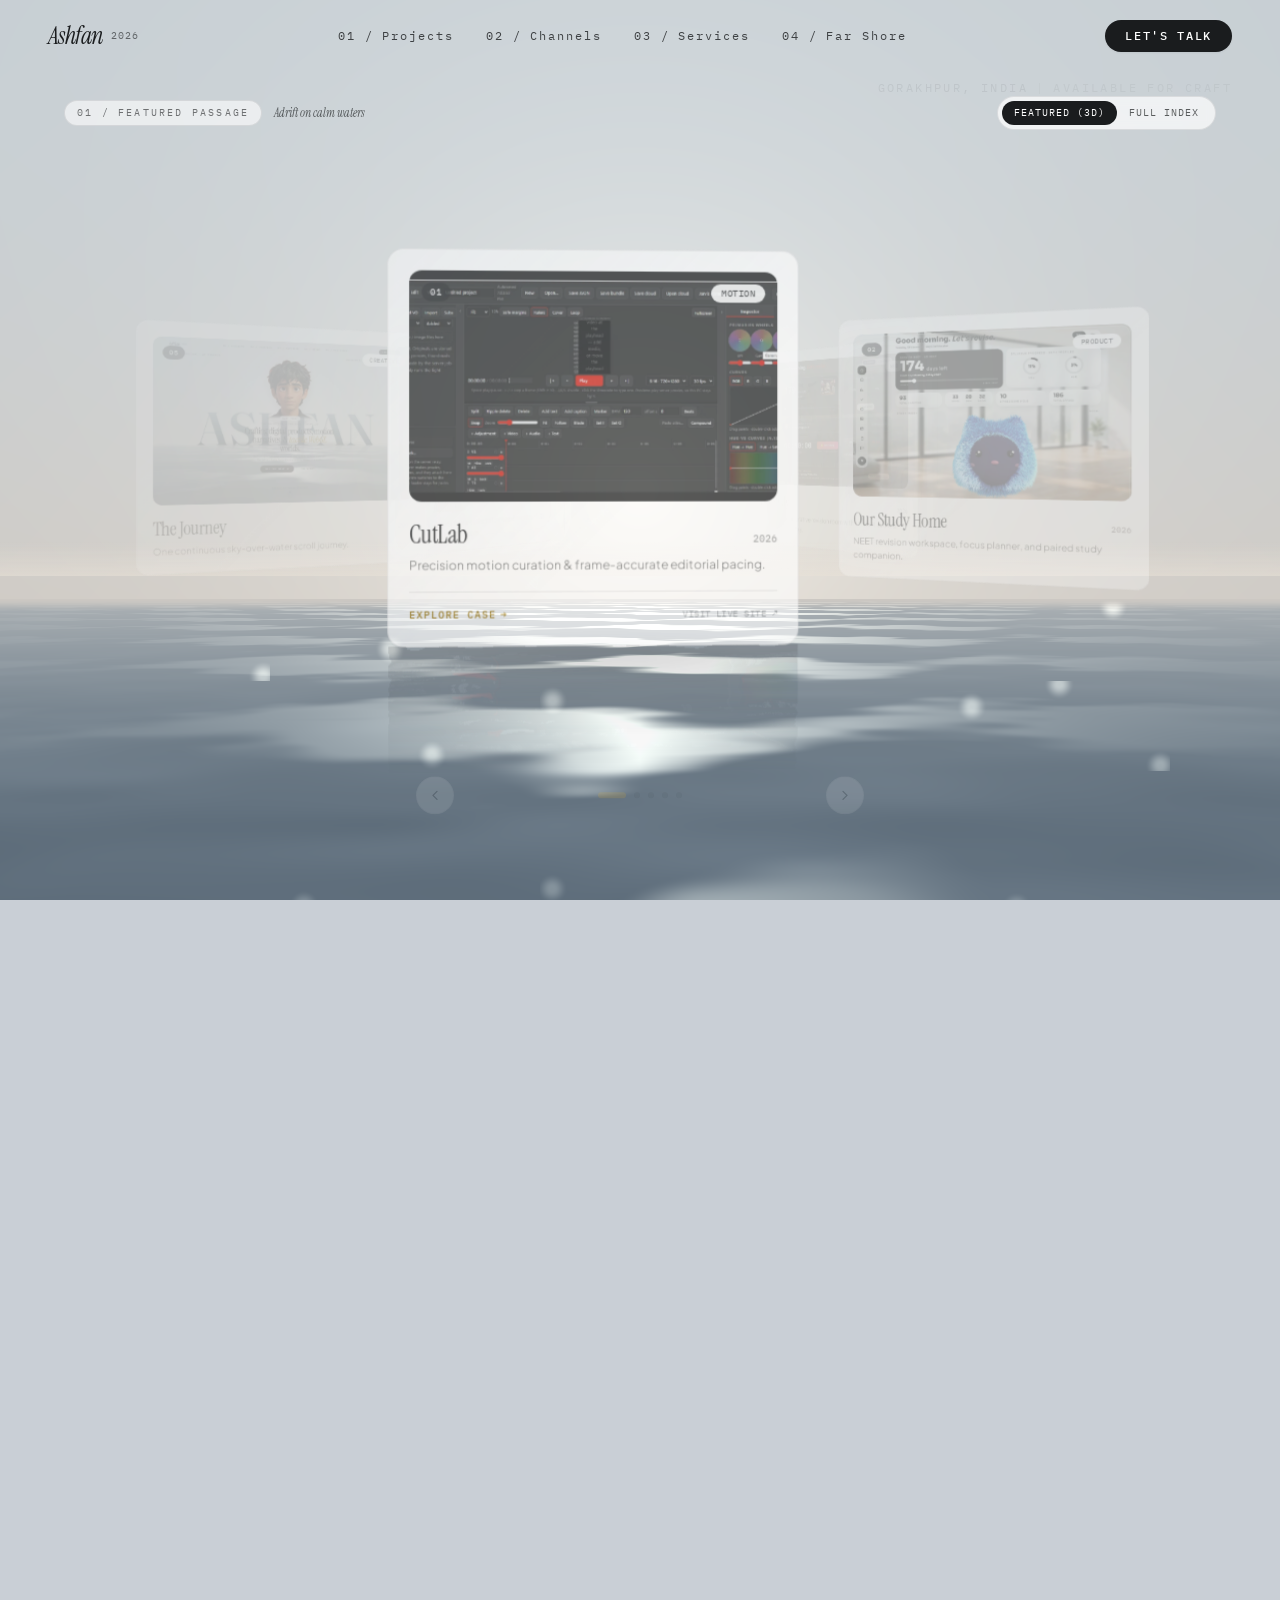
<file: index.html>
<!doctype html>
<html lang="en">
  <head>
    <meta charset="UTF-8" />
    <link rel="icon" type="image/svg+xml" href="data:image/svg+xml,<svg xmlns='http://www.w3.org/2000/svg' viewBox='0 0 100 100'><text y='.9em' font-size='90'>✦</text></svg>" />
    <meta name="viewport" content="width=device-width, initial-scale=1.0" />
    <title>Ashfan — The Journey</title>
    <!-- Self-hosted fonts (public/fonts): zero external font requests.
         The display face and the hero poster are preloaded so first
         paint is already in the right type. -->
    <link rel="preload" as="font" type="font/woff2" href="./fonts/instrument-serif-400.woff2" crossorigin>
    <link rel="preload" as="image" href="./assets/hero-poster2.webp">
    <script type="module" crossorigin src="./assets/index-XYU-4RIM.js"></script>
    <link rel="stylesheet" crossorigin href="./assets/index-CLzwPR1_.css">
  </head>
  <body class="bg-[#C9CFD6] text-[#1A1C1E] selection:bg-[#F5B81E] selection:text-[#1A1C1E] antialiased overflow-x-hidden">
    <div id="root"></div>
  </body>
</html>
</file>
<file: assets/index-CLzwPR1_.css>
*,:before,:after{--tw-border-spacing-x: 0;--tw-border-spacing-y: 0;--tw-translate-x: 0;--tw-translate-y: 0;--tw-rotate: 0;--tw-skew-x: 0;--tw-skew-y: 0;--tw-scale-x: 1;--tw-scale-y: 1;--tw-pan-x: ;--tw-pan-y: ;--tw-pinch-zoom: ;--tw-scroll-snap-strictness: proximity;--tw-gradient-from-position: ;--tw-gradient-via-position: ;--tw-gradient-to-position: ;--tw-ordinal: ;--tw-slashed-zero: ;--tw-numeric-figure: ;--tw-numeric-spacing: ;--tw-numeric-fraction: ;--tw-ring-inset: ;--tw-ring-offset-width: 0px;--tw-ring-offset-color: #fff;--tw-ring-color: rgb(59 130 246 / .5);--tw-ring-offset-shadow: 0 0 #0000;--tw-ring-shadow: 0 0 #0000;--tw-shadow: 0 0 #0000;--tw-shadow-colored: 0 0 #0000;--tw-blur: ;--tw-brightness: ;--tw-contrast: ;--tw-grayscale: ;--tw-hue-rotate: ;--tw-invert: ;--tw-saturate: ;--tw-sepia: ;--tw-drop-shadow: ;--tw-backdrop-blur: ;--tw-backdrop-brightness: ;--tw-backdrop-contrast: ;--tw-backdrop-grayscale: ;--tw-backdrop-hue-rotate: ;--tw-backdrop-invert: ;--tw-backdrop-opacity: ;--tw-backdrop-saturate: ;--tw-backdrop-sepia: ;--tw-contain-size: ;--tw-contain-layout: ;--tw-contain-paint: ;--tw-contain-style: }::backdrop{--tw-border-spacing-x: 0;--tw-border-spacing-y: 0;--tw-translate-x: 0;--tw-translate-y: 0;--tw-rotate: 0;--tw-skew-x: 0;--tw-skew-y: 0;--tw-scale-x: 1;--tw-scale-y: 1;--tw-pan-x: ;--tw-pan-y: ;--tw-pinch-zoom: ;--tw-scroll-snap-strictness: proximity;--tw-gradient-from-position: ;--tw-gradient-via-position: ;--tw-gradient-to-position: ;--tw-ordinal: ;--tw-slashed-zero: ;--tw-numeric-figure: ;--tw-numeric-spacing: ;--tw-numeric-fraction: ;--tw-ring-inset: ;--tw-ring-offset-width: 0px;--tw-ring-offset-color: #fff;--tw-ring-color: rgb(59 130 246 / .5);--tw-ring-offset-shadow: 0 0 #0000;--tw-ring-shadow: 0 0 #0000;--tw-shadow: 0 0 #0000;--tw-shadow-colored: 0 0 #0000;--tw-blur: ;--tw-brightness: ;--tw-contrast: ;--tw-grayscale: ;--tw-hue-rotate: ;--tw-invert: ;--tw-saturate: ;--tw-sepia: ;--tw-drop-shadow: ;--tw-backdrop-blur: ;--tw-backdrop-brightness: ;--tw-backdrop-contrast: ;--tw-backdrop-grayscale: ;--tw-backdrop-hue-rotate: ;--tw-backdrop-invert: ;--tw-backdrop-opacity: ;--tw-backdrop-saturate: ;--tw-backdrop-sepia: ;--tw-contain-size: ;--tw-contain-layout: ;--tw-contain-paint: ;--tw-contain-style: }*,:before,:after{box-sizing:border-box;border-width:0;border-style:solid;border-color:#e5e7eb}:before,:after{--tw-content: ""}html,:host{line-height:1.5;-webkit-text-size-adjust:100%;-moz-tab-size:4;-o-tab-size:4;tab-size:4;font-family:Plus Jakarta Sans,system-ui,-apple-system,sans-serif;font-feature-settings:normal;font-variation-settings:normal;-webkit-tap-highlight-color:transparent}body{margin:0;line-height:inherit}hr{height:0;color:inherit;border-top-width:1px}abbr:where([title]){-webkit-text-decoration:underline dotted;text-decoration:underline dotted}h1,h2,h3,h4,h5,h6{font-size:inherit;font-weight:inherit}a{color:inherit;text-decoration:inherit}b,strong{font-weight:bolder}code,kbd,samp,pre{font-family:IBM Plex Mono,ui-monospace,SFMono-Regular,monospace;font-feature-settings:normal;font-variation-settings:normal;font-size:1em}small{font-size:80%}sub,sup{font-size:75%;line-height:0;position:relative;vertical-align:baseline}sub{bottom:-.25em}sup{top:-.5em}table{text-indent:0;border-color:inherit;border-collapse:collapse}button,input,optgroup,select,textarea{font-family:inherit;font-feature-settings:inherit;font-variation-settings:inherit;font-size:100%;font-weight:inherit;line-height:inherit;letter-spacing:inherit;color:inherit;margin:0;padding:0}button,select{text-transform:none}button,input:where([type=button]),input:where([type=reset]),input:where([type=submit]){-webkit-appearance:button;background-color:transparent;background-image:none}:-moz-focusring{outline:auto}:-moz-ui-invalid{box-shadow:none}progress{vertical-align:baseline}::-webkit-inner-spin-button,::-webkit-outer-spin-button{height:auto}[type=search]{-webkit-appearance:textfield;outline-offset:-2px}::-webkit-search-decoration{-webkit-appearance:none}::-webkit-file-upload-button{-webkit-appearance:button;font:inherit}summary{display:list-item}blockquote,dl,dd,h1,h2,h3,h4,h5,h6,hr,figure,p,pre{margin:0}fieldset{margin:0;padding:0}legend{padding:0}ol,ul,menu{list-style:none;margin:0;padding:0}dialog{padding:0}textarea{resize:vertical}input::-moz-placeholder,textarea::-moz-placeholder{opacity:1;color:#9ca3af}input::placeholder,textarea::placeholder{opacity:1;color:#9ca3af}button,[role=button]{cursor:pointer}:disabled{cursor:default}img,svg,video,canvas,audio,iframe,embed,object{display:block;vertical-align:middle}img,video{max-width:100%;height:auto}[hidden]:where(:not([hidden=until-found])){display:none}.\!container{width:100%!important}.container{width:100%}@media(min-width:640px){.\!container{max-width:640px!important}.container{max-width:640px}}@media(min-width:768px){.\!container{max-width:768px!important}.container{max-width:768px}}@media(min-width:1024px){.\!container{max-width:1024px!important}.container{max-width:1024px}}@media(min-width:1280px){.\!container{max-width:1280px!important}.container{max-width:1280px}}@media(min-width:1536px){.\!container{max-width:1536px!important}.container{max-width:1536px}}.pointer-events-none{pointer-events:none}.pointer-events-auto{pointer-events:auto}.visible{visibility:visible}.invisible{visibility:hidden}.static{position:static}.fixed{position:fixed}.absolute{position:absolute}.relative{position:relative}.inset-0{top:0;right:0;bottom:0;left:0}.inset-x-0{left:0;right:0}.bottom-8{bottom:2rem}.left-0{left:0}.left-1\/2{left:50%}.left-2{left:.5rem}.left-3{left:.75rem}.left-\[9\%\]{left:9%}.right-0{right:0}.right-3{right:.75rem}.right-4{right:1rem}.top-0{top:0}.top-2{top:.5rem}.top-20{top:5rem}.top-3{top:.75rem}.top-\[68px\]{top:68px}.z-0{z-index:0}.z-10{z-index:10}.z-20{z-index:20}.z-30{z-index:30}.z-40{z-index:40}.z-50{z-index:50}.z-\[15\]{z-index:15}.col-start-2{grid-column-start:2}.-mx-1{margin-left:-.25rem;margin-right:-.25rem}.mx-auto{margin-left:auto;margin-right:auto}.my-auto{margin-top:auto;margin-bottom:auto}.mb-1{margin-bottom:.25rem}.mb-2{margin-bottom:.5rem}.mb-4{margin-bottom:1rem}.ml-auto{margin-left:auto}.mt-0\.5{margin-top:.125rem}.mt-1{margin-top:.25rem}.mt-1\.5{margin-top:.375rem}.mt-2{margin-top:.5rem}.mt-2\.5{margin-top:.625rem}.mt-3{margin-top:.75rem}.mt-4{margin-top:1rem}.mt-5{margin-top:1.25rem}.mt-6{margin-top:1.5rem}.line-clamp-2{overflow:hidden;display:-webkit-box;-webkit-box-orient:vertical;-webkit-line-clamp:2}.block{display:block}.inline-block{display:inline-block}.flex{display:flex}.table{display:table}.grid{display:grid}.hidden{display:none}.aspect-\[16\/10\]{aspect-ratio:16/10}.aspect-\[16\/3\.4\]{aspect-ratio:16/3.4}.aspect-\[21\/9\]{aspect-ratio:21/9}.aspect-video{aspect-ratio:16 / 9}.h-0{height:0px}.h-1\.5{height:.375rem}.h-2{height:.5rem}.h-28{height:7rem}.h-3{height:.75rem}.h-3\.5{height:.875rem}.h-36{height:9rem}.h-4{height:1rem}.h-44{height:11rem}.h-5{height:1.25rem}.h-6{height:1.5rem}.h-7{height:1.75rem}.h-\[103px\]{height:103px}.h-\[22px\]{height:22px}.h-\[24px\]{height:24px}.h-\[26px\]{height:26px}.h-\[38px\]{height:38px}.h-\[460px\]{height:460px}.h-full{height:100%}.h-px{height:1px}.max-h-\[90dvh\]{max-height:90dvh}.min-h-\[1150vh\]{min-height:1150vh}.w-1\.5{width:.375rem}.w-2{width:.5rem}.w-3{width:.75rem}.w-3\.5{width:.875rem}.w-32{width:8rem}.w-4{width:1rem}.w-44{width:11rem}.w-5{width:1.25rem}.w-6{width:1.5rem}.w-7{width:1.75rem}.w-\[120\%\]{width:120%}.w-\[68\%\]{width:68%}.w-\[78vw\]{width:78vw}.w-\[82\%\]{width:82%}.w-\[82vw\]{width:82vw}.w-auto{width:auto}.w-full{width:100%}.w-px{width:1px}.min-w-0{min-width:0px}.max-w-3xl{max-width:48rem}.max-w-4xl{max-width:56rem}.max-w-5xl{max-width:64rem}.max-w-6xl{max-width:72rem}.max-w-7xl{max-width:80rem}.max-w-\[280px\]{max-width:280px}.max-w-\[320px\]{max-width:320px}.max-w-md{max-width:28rem}.max-w-none{max-width:none}.max-w-xl{max-width:36rem}.flex-1{flex:1 1 0%}.flex-none{flex:none}.flex-shrink-0,.shrink-0{flex-shrink:0}.origin-bottom{transform-origin:bottom}.-translate-x-1\/2{--tw-translate-x: -50%;transform:translate(var(--tw-translate-x),var(--tw-translate-y)) rotate(var(--tw-rotate)) skew(var(--tw-skew-x)) skewY(var(--tw-skew-y)) scaleX(var(--tw-scale-x)) scaleY(var(--tw-scale-y))}.-translate-y-1\/2{--tw-translate-y: -50%;transform:translate(var(--tw-translate-x),var(--tw-translate-y)) rotate(var(--tw-rotate)) skew(var(--tw-skew-x)) skewY(var(--tw-skew-y)) scaleX(var(--tw-scale-x)) scaleY(var(--tw-scale-y))}.scale-95{--tw-scale-x: .95;--tw-scale-y: .95;transform:translate(var(--tw-translate-x),var(--tw-translate-y)) rotate(var(--tw-rotate)) skew(var(--tw-skew-x)) skewY(var(--tw-skew-y)) scaleX(var(--tw-scale-x)) scaleY(var(--tw-scale-y))}.scale-\[1\.28\]{--tw-scale-x: 1.28;--tw-scale-y: 1.28;transform:translate(var(--tw-translate-x),var(--tw-translate-y)) rotate(var(--tw-rotate)) skew(var(--tw-skew-x)) skewY(var(--tw-skew-y)) scaleX(var(--tw-scale-x)) scaleY(var(--tw-scale-y))}.scale-x-125{--tw-scale-x: 1.25;transform:translate(var(--tw-translate-x),var(--tw-translate-y)) rotate(var(--tw-rotate)) skew(var(--tw-skew-x)) skewY(var(--tw-skew-y)) scaleX(var(--tw-scale-x)) scaleY(var(--tw-scale-y))}.transform{transform:translate(var(--tw-translate-x),var(--tw-translate-y)) rotate(var(--tw-rotate)) skew(var(--tw-skew-x)) skewY(var(--tw-skew-y)) scaleX(var(--tw-scale-x)) scaleY(var(--tw-scale-y))}@keyframes pulse{50%{opacity:.5}}.animate-pulse{animation:pulse 2s cubic-bezier(.4,0,.6,1) infinite}@keyframes ripple{0%{transform:scale(.8);opacity:.6}to{transform:scale(2.2);opacity:0}}.animate-ripple{animation:ripple 3s cubic-bezier(0,.2,.8,1) infinite}.cursor-grab{cursor:grab}.cursor-pointer{cursor:pointer}.select-none{-webkit-user-select:none;-moz-user-select:none;user-select:none}.resize{resize:both}.snap-x{scroll-snap-type:x var(--tw-scroll-snap-strictness)}.snap-mandatory{--tw-scroll-snap-strictness: mandatory}.snap-start{scroll-snap-align:start}.snap-center{scroll-snap-align:center}.grid-cols-1{grid-template-columns:repeat(1,minmax(0,1fr))}.grid-cols-\[auto_1fr\]{grid-template-columns:auto 1fr}.flex-row{flex-direction:row}.flex-col{flex-direction:column}.flex-wrap{flex-wrap:wrap}.items-start{align-items:flex-start}.items-end{align-items:flex-end}.items-center{align-items:center}.items-baseline{align-items:baseline}.justify-end{justify-content:flex-end}.justify-center{justify-content:center}.justify-between{justify-content:space-between}.gap-1\.5{gap:.375rem}.gap-2{gap:.5rem}.gap-2\.5{gap:.625rem}.gap-3{gap:.75rem}.gap-4{gap:1rem}.gap-5{gap:1.25rem}.gap-8{gap:2rem}.gap-x-5{-moz-column-gap:1.25rem;column-gap:1.25rem}.gap-y-1{row-gap:.25rem}.gap-y-2\.5{row-gap:.625rem}.space-x-1>:not([hidden])~:not([hidden]){--tw-space-x-reverse: 0;margin-right:calc(.25rem * var(--tw-space-x-reverse));margin-left:calc(.25rem * calc(1 - var(--tw-space-x-reverse)))}.space-x-1\.5>:not([hidden])~:not([hidden]){--tw-space-x-reverse: 0;margin-right:calc(.375rem * var(--tw-space-x-reverse));margin-left:calc(.375rem * calc(1 - var(--tw-space-x-reverse)))}.space-x-2>:not([hidden])~:not([hidden]){--tw-space-x-reverse: 0;margin-right:calc(.5rem * var(--tw-space-x-reverse));margin-left:calc(.5rem * calc(1 - var(--tw-space-x-reverse)))}.space-x-2\.5>:not([hidden])~:not([hidden]){--tw-space-x-reverse: 0;margin-right:calc(.625rem * var(--tw-space-x-reverse));margin-left:calc(.625rem * calc(1 - var(--tw-space-x-reverse)))}.space-x-3>:not([hidden])~:not([hidden]){--tw-space-x-reverse: 0;margin-right:calc(.75rem * var(--tw-space-x-reverse));margin-left:calc(.75rem * calc(1 - var(--tw-space-x-reverse)))}.space-x-6>:not([hidden])~:not([hidden]){--tw-space-x-reverse: 0;margin-right:calc(1.5rem * var(--tw-space-x-reverse));margin-left:calc(1.5rem * calc(1 - var(--tw-space-x-reverse)))}.space-x-8>:not([hidden])~:not([hidden]){--tw-space-x-reverse: 0;margin-right:calc(2rem * var(--tw-space-x-reverse));margin-left:calc(2rem * calc(1 - var(--tw-space-x-reverse)))}.space-y-2>:not([hidden])~:not([hidden]){--tw-space-y-reverse: 0;margin-top:calc(.5rem * calc(1 - var(--tw-space-y-reverse)));margin-bottom:calc(.5rem * var(--tw-space-y-reverse))}.space-y-4>:not([hidden])~:not([hidden]){--tw-space-y-reverse: 0;margin-top:calc(1rem * calc(1 - var(--tw-space-y-reverse)));margin-bottom:calc(1rem * var(--tw-space-y-reverse))}.space-y-6>:not([hidden])~:not([hidden]){--tw-space-y-reverse: 0;margin-top:calc(1.5rem * calc(1 - var(--tw-space-y-reverse)));margin-bottom:calc(1.5rem * var(--tw-space-y-reverse))}.space-y-8>:not([hidden])~:not([hidden]){--tw-space-y-reverse: 0;margin-top:calc(2rem * calc(1 - var(--tw-space-y-reverse)));margin-bottom:calc(2rem * var(--tw-space-y-reverse))}.divide-y>:not([hidden])~:not([hidden]){--tw-divide-y-reverse: 0;border-top-width:calc(1px * calc(1 - var(--tw-divide-y-reverse)));border-bottom-width:calc(1px * var(--tw-divide-y-reverse))}.divide-white\/10>:not([hidden])~:not([hidden]){border-color:#ffffff1a}.overflow-hidden{overflow:hidden}.overflow-x-auto{overflow-x:auto}.overflow-y-auto{overflow-y:auto}.overflow-x-hidden{overflow-x:hidden}.overscroll-x-contain{overscroll-behavior-x:contain}.truncate{overflow:hidden;text-overflow:ellipsis;white-space:nowrap}.whitespace-nowrap{white-space:nowrap}.rounded{border-radius:.25rem}.rounded-2xl{border-radius:1rem}.rounded-3xl{border-radius:1.5rem}.rounded-\[100\%\]{border-radius:100%}.rounded-\[10px\]{border-radius:10px}.rounded-\[18px\]{border-radius:18px}.rounded-\[22px\]{border-radius:22px}.rounded-full{border-radius:9999px}.rounded-md{border-radius:.375rem}.rounded-sm{border-radius:.125rem}.rounded-xl{border-radius:.75rem}.rounded-b-2xl{border-bottom-right-radius:1rem;border-bottom-left-radius:1rem}.border{border-width:1px}.border-b{border-bottom-width:1px}.border-t{border-top-width:1px}.border-\[\#10181F\]\/10{border-color:#10181f1a}.border-\[\#1A1C1E\]\/10{border-color:#1a1c1e1a}.border-\[\#1A1C1E\]\/5{border-color:#1a1c1e0d}.border-white\/10{border-color:#ffffff1a}.border-white\/15{border-color:#ffffff26}.border-white\/20{border-color:#fff3}.border-white\/40{border-color:#fff6}.bg-\[\#0A0A0C\]\/15{background-color:#0a0a0c26}.bg-\[\#0A0A0C\]\/65{background-color:#0a0a0ca6}.bg-\[\#0A0A0C\]\/90{background-color:#0a0a0ce6}.bg-\[\#121316\]\/95{background-color:#121316f2}.bg-\[\#1A1C1E\]{--tw-bg-opacity: 1;background-color:rgb(26 28 30 / var(--tw-bg-opacity, 1))}.bg-\[\#1A1C1E\]\/10{background-color:#1a1c1e1a}.bg-\[\#1A1C1E\]\/30{background-color:#1a1c1e4d}.bg-\[\#1A1C1E\]\/5{background-color:#1a1c1e0d}.bg-\[\#1A1C1E\]\/80{background-color:#1a1c1ecc}.bg-\[\#C9CFD6\]{--tw-bg-opacity: 1;background-color:rgb(201 207 214 / var(--tw-bg-opacity, 1))}.bg-\[\#F5B81E\]{--tw-bg-opacity: 1;background-color:rgb(245 184 30 / var(--tw-bg-opacity, 1))}.bg-\[\#F7F8FA\]{--tw-bg-opacity: 1;background-color:rgb(247 248 250 / var(--tw-bg-opacity, 1))}.bg-black\/40{background-color:#0006}.bg-black\/70{background-color:#000000b3}.bg-white\/20{background-color:#fff3}.bg-white\/5{background-color:#ffffff0d}.bg-white\/60{background-color:#fff9}.bg-white\/70{background-color:#ffffffb3}.bg-white\/80{background-color:#fffc}.bg-white\/90{background-color:#ffffffe6}.bg-white\/95{background-color:#fffffff2}.bg-gradient-to-b{background-image:linear-gradient(to bottom,var(--tw-gradient-stops))}.bg-gradient-to-r{background-image:linear-gradient(to right,var(--tw-gradient-stops))}.bg-gradient-to-t{background-image:linear-gradient(to top,var(--tw-gradient-stops))}.from-\[\#1A1C1E\]\/45{--tw-gradient-from: rgb(26 28 30 / .45) var(--tw-gradient-from-position);--tw-gradient-to: rgb(26 28 30 / 0) var(--tw-gradient-to-position);--tw-gradient-stops: var(--tw-gradient-from), var(--tw-gradient-to)}.from-\[\#96A8B4\]{--tw-gradient-from: #96A8B4 var(--tw-gradient-from-position);--tw-gradient-to: rgb(150 168 180 / 0) var(--tw-gradient-to-position);--tw-gradient-stops: var(--tw-gradient-from), var(--tw-gradient-to)}.from-\[\#F5B81E\]{--tw-gradient-from: #F5B81E var(--tw-gradient-from-position);--tw-gradient-to: rgb(245 184 30 / 0) var(--tw-gradient-to-position);--tw-gradient-stops: var(--tw-gradient-from), var(--tw-gradient-to)}.from-\[\#FDE68A\]{--tw-gradient-from: #FDE68A var(--tw-gradient-from-position);--tw-gradient-to: rgb(253 230 138 / 0) var(--tw-gradient-to-position);--tw-gradient-stops: var(--tw-gradient-from), var(--tw-gradient-to)}.from-black\/60{--tw-gradient-from: rgb(0 0 0 / .6) var(--tw-gradient-from-position);--tw-gradient-to: rgb(0 0 0 / 0) var(--tw-gradient-to-position);--tw-gradient-stops: var(--tw-gradient-from), var(--tw-gradient-to)}.via-\[\#687B88\]{--tw-gradient-to: rgb(104 123 136 / 0) var(--tw-gradient-to-position);--tw-gradient-stops: var(--tw-gradient-from), #687B88 var(--tw-gradient-via-position), var(--tw-gradient-to)}.via-transparent{--tw-gradient-to: rgb(0 0 0 / 0) var(--tw-gradient-to-position);--tw-gradient-stops: var(--tw-gradient-from), transparent var(--tw-gradient-via-position), var(--tw-gradient-to)}.to-\[\#1A1C1E\]\/10{--tw-gradient-to: rgb(26 28 30 / .1) var(--tw-gradient-to-position)}.to-\[\#3C4C57\]{--tw-gradient-to: #3C4C57 var(--tw-gradient-to-position)}.to-\[\#FDE68A\]{--tw-gradient-to: #FDE68A var(--tw-gradient-to-position)}.to-\[\#FFF3C4\]{--tw-gradient-to: #FFF3C4 var(--tw-gradient-to-position)}.to-transparent{--tw-gradient-to: transparent var(--tw-gradient-to-position)}.bg-clip-text{-webkit-background-clip:text;background-clip:text}.object-contain{-o-object-fit:contain;object-fit:contain}.object-cover{-o-object-fit:cover;object-fit:cover}.p-1{padding:.25rem}.p-1\.5{padding:.375rem}.p-2\.5{padding:.625rem}.p-3{padding:.75rem}.p-4{padding:1rem}.p-5{padding:1.25rem}.p-6{padding:1.5rem}.px-1{padding-left:.25rem;padding-right:.25rem}.px-2{padding-left:.5rem;padding-right:.5rem}.px-2\.5{padding-left:.625rem;padding-right:.625rem}.px-3{padding-left:.75rem;padding-right:.75rem}.px-4{padding-left:1rem;padding-right:1rem}.px-5{padding-left:1.25rem;padding-right:1.25rem}.px-6{padding-left:1.5rem;padding-right:1.5rem}.px-7{padding-left:1.75rem;padding-right:1.75rem}.px-8{padding-left:2rem;padding-right:2rem}.py-0\.5{padding-top:.125rem;padding-bottom:.125rem}.py-1{padding-top:.25rem;padding-bottom:.25rem}.py-1\.5{padding-top:.375rem;padding-bottom:.375rem}.py-2{padding-top:.5rem;padding-bottom:.5rem}.py-2\.5{padding-top:.625rem;padding-bottom:.625rem}.py-20{padding-top:5rem;padding-bottom:5rem}.py-3{padding-top:.75rem;padding-bottom:.75rem}.py-3\.5{padding-top:.875rem;padding-bottom:.875rem}.py-4{padding-top:1rem;padding-bottom:1rem}.py-5{padding-top:1.25rem;padding-bottom:1.25rem}.py-6{padding-top:1.5rem;padding-bottom:1.5rem}.py-7{padding-top:1.75rem;padding-bottom:1.75rem}.pb-1{padding-bottom:.25rem}.pb-2{padding-bottom:.5rem}.pb-4{padding-bottom:1rem}.pb-8{padding-bottom:2rem}.pb-\[10px\]{padding-bottom:10px}.pt-2\.5{padding-top:.625rem}.pt-3{padding-top:.75rem}.pt-4{padding-top:1rem}.pt-5{padding-top:1.25rem}.pt-6{padding-top:1.5rem}.pt-8{padding-top:2rem}.text-left{text-align:left}.text-center{text-align:center}.font-mono{font-family:IBM Plex Mono,ui-monospace,SFMono-Regular,monospace}.font-rock{font-family:Fraunces,Georgia,serif}.font-sans{font-family:Plus Jakarta Sans,system-ui,-apple-system,sans-serif}.font-serif{font-family:"Instrument Serif",Georgia,serif}.text-2xl{font-size:1.5rem;line-height:2rem}.text-3xl{font-size:1.875rem;line-height:2.25rem}.text-5xl{font-size:3rem;line-height:1}.text-\[10px\]{font-size:10px}.text-\[11px\]{font-size:11px}.text-\[22px\]{font-size:22px}.text-\[9px\]{font-size:9px}.text-base{font-size:1rem;line-height:1.5rem}.text-sm{font-size:.875rem;line-height:1.25rem}.text-xl{font-size:1.25rem;line-height:1.75rem}.text-xs{font-size:.75rem;line-height:1rem}.font-light{font-weight:300}.font-medium{font-weight:500}.font-normal{font-weight:400}.font-semibold{font-weight:600}.uppercase{text-transform:uppercase}.italic{font-style:italic}.tabular-nums{--tw-numeric-spacing: tabular-nums;font-variant-numeric:var(--tw-ordinal) var(--tw-slashed-zero) var(--tw-numeric-figure) var(--tw-numeric-spacing) var(--tw-numeric-fraction)}.leading-\[0\.78\]{line-height:.78}.leading-\[1\.08\]{line-height:1.08}.leading-none{line-height:1}.leading-relaxed{line-height:1.625}.leading-snug{line-height:1.375}.leading-tight{line-height:1.25}.tracking-\[0\.03em\]{letter-spacing:.03em}.tracking-\[0\.16em\]{letter-spacing:.16em}.tracking-\[0\.18em\]{letter-spacing:.18em}.tracking-\[0\.22em\]{letter-spacing:.22em}.tracking-\[0\.25em\]{letter-spacing:.25em}.tracking-\[0\.2em\]{letter-spacing:.2em}.tracking-\[0\.3em\]{letter-spacing:.3em}.tracking-tight{letter-spacing:-.025em}.tracking-wider{letter-spacing:.05em}.tracking-widest{letter-spacing:.1em}.text-\[\#0A0A0C\]{--tw-text-opacity: 1;color:rgb(10 10 12 / var(--tw-text-opacity, 1))}.text-\[\#10181F\]{--tw-text-opacity: 1;color:rgb(16 24 31 / var(--tw-text-opacity, 1))}.text-\[\#10181F\]\/60{color:#10181f99}.text-\[\#10181F\]\/70{color:#10181fb3}.text-\[\#1A1C1E\]{--tw-text-opacity: 1;color:rgb(26 28 30 / var(--tw-text-opacity, 1))}.text-\[\#1A1C1E\]\/20{color:#1a1c1e33}.text-\[\#1A1C1E\]\/30{color:#1a1c1e4d}.text-\[\#1A1C1E\]\/40{color:#1a1c1e66}.text-\[\#1A1C1E\]\/45{color:#1a1c1e73}.text-\[\#1A1C1E\]\/50{color:#1a1c1e80}.text-\[\#1A1C1E\]\/55{color:#1a1c1e8c}.text-\[\#1A1C1E\]\/60{color:#1a1c1e99}.text-\[\#1A1C1E\]\/70{color:#1a1c1eb3}.text-\[\#1A1C1E\]\/75{color:#1a1c1ebf}.text-\[\#1A1C1E\]\/80{color:#1a1c1ecc}.text-\[\#9A7208\]{--tw-text-opacity: 1;color:rgb(154 114 8 / var(--tw-text-opacity, 1))}.text-\[\#EDF2F5\]{--tw-text-opacity: 1;color:rgb(237 242 245 / var(--tw-text-opacity, 1))}.text-\[\#F5B81E\]{--tw-text-opacity: 1;color:rgb(245 184 30 / var(--tw-text-opacity, 1))}.text-current{color:currentColor}.text-transparent{color:transparent}.text-white{--tw-text-opacity: 1;color:rgb(255 255 255 / var(--tw-text-opacity, 1))}.text-white\/35{color:#ffffff59}.text-white\/40{color:#fff6}.text-white\/45{color:#ffffff73}.text-white\/50{color:#ffffff80}.text-white\/55{color:#ffffff8c}.text-white\/60{color:#fff9}.text-white\/70{color:#ffffffb3}.text-white\/75{color:#ffffffbf}.text-white\/85{color:#ffffffd9}.antialiased{-webkit-font-smoothing:antialiased;-moz-osx-font-smoothing:grayscale}.opacity-45{opacity:.45}.opacity-60{opacity:.6}.opacity-70{opacity:.7}.opacity-80{opacity:.8}.shadow{--tw-shadow: 0 1px 3px 0 rgb(0 0 0 / .1), 0 1px 2px -1px rgb(0 0 0 / .1);--tw-shadow-colored: 0 1px 3px 0 var(--tw-shadow-color), 0 1px 2px -1px var(--tw-shadow-color);box-shadow:var(--tw-ring-offset-shadow, 0 0 #0000),var(--tw-ring-shadow, 0 0 #0000),var(--tw-shadow)}.shadow-2xl{--tw-shadow: 0 25px 50px -12px rgb(0 0 0 / .25);--tw-shadow-colored: 0 25px 50px -12px var(--tw-shadow-color);box-shadow:var(--tw-ring-offset-shadow, 0 0 #0000),var(--tw-ring-shadow, 0 0 #0000),var(--tw-shadow)}.shadow-\[0_0_30px_rgba\(245\,184\,30\,0\.35\)\]{--tw-shadow: 0 0 30px rgba(245,184,30,.35);--tw-shadow-colored: 0 0 30px var(--tw-shadow-color);box-shadow:var(--tw-ring-offset-shadow, 0 0 #0000),var(--tw-ring-shadow, 0 0 #0000),var(--tw-shadow)}.shadow-inner{--tw-shadow: inset 0 2px 4px 0 rgb(0 0 0 / .05);--tw-shadow-colored: inset 0 2px 4px 0 var(--tw-shadow-color);box-shadow:var(--tw-ring-offset-shadow, 0 0 #0000),var(--tw-ring-shadow, 0 0 #0000),var(--tw-shadow)}.shadow-lg{--tw-shadow: 0 10px 15px -3px rgb(0 0 0 / .1), 0 4px 6px -4px rgb(0 0 0 / .1);--tw-shadow-colored: 0 10px 15px -3px var(--tw-shadow-color), 0 4px 6px -4px var(--tw-shadow-color);box-shadow:var(--tw-ring-offset-shadow, 0 0 #0000),var(--tw-ring-shadow, 0 0 #0000),var(--tw-shadow)}.shadow-md{--tw-shadow: 0 4px 6px -1px rgb(0 0 0 / .1), 0 2px 4px -2px rgb(0 0 0 / .1);--tw-shadow-colored: 0 4px 6px -1px var(--tw-shadow-color), 0 2px 4px -2px var(--tw-shadow-color);box-shadow:var(--tw-ring-offset-shadow, 0 0 #0000),var(--tw-ring-shadow, 0 0 #0000),var(--tw-shadow)}.shadow-sm{--tw-shadow: 0 1px 2px 0 rgb(0 0 0 / .05);--tw-shadow-colored: 0 1px 2px 0 var(--tw-shadow-color);box-shadow:var(--tw-ring-offset-shadow, 0 0 #0000),var(--tw-ring-shadow, 0 0 #0000),var(--tw-shadow)}.shadow-\[\#F5B81E\]\/20{--tw-shadow-color: rgb(245 184 30 / .2);--tw-shadow: var(--tw-shadow-colored)}.ring{--tw-ring-offset-shadow: var(--tw-ring-inset) 0 0 0 var(--tw-ring-offset-width) var(--tw-ring-offset-color);--tw-ring-shadow: var(--tw-ring-inset) 0 0 0 calc(3px + var(--tw-ring-offset-width)) var(--tw-ring-color);box-shadow:var(--tw-ring-offset-shadow),var(--tw-ring-shadow),var(--tw-shadow, 0 0 #0000)}.blur{--tw-blur: blur(8px);filter:var(--tw-blur) var(--tw-brightness) var(--tw-contrast) var(--tw-grayscale) var(--tw-hue-rotate) var(--tw-invert) var(--tw-saturate) var(--tw-sepia) var(--tw-drop-shadow)}.blur-\[1px\]{--tw-blur: blur(1px);filter:var(--tw-blur) var(--tw-brightness) var(--tw-contrast) var(--tw-grayscale) var(--tw-hue-rotate) var(--tw-invert) var(--tw-saturate) var(--tw-sepia) var(--tw-drop-shadow)}.blur-xl{--tw-blur: blur(24px);filter:var(--tw-blur) var(--tw-brightness) var(--tw-contrast) var(--tw-grayscale) var(--tw-hue-rotate) var(--tw-invert) var(--tw-saturate) var(--tw-sepia) var(--tw-drop-shadow)}.drop-shadow{--tw-drop-shadow: drop-shadow(0 1px 2px rgb(0 0 0 / .1)) drop-shadow(0 1px 1px rgb(0 0 0 / .06));filter:var(--tw-blur) var(--tw-brightness) var(--tw-contrast) var(--tw-grayscale) var(--tw-hue-rotate) var(--tw-invert) var(--tw-saturate) var(--tw-sepia) var(--tw-drop-shadow)}.drop-shadow-\[0_12px_24px_rgba\(26\,28\,30\,0\.18\)\]{--tw-drop-shadow: drop-shadow(0 12px 24px rgba(26,28,30,.18));filter:var(--tw-blur) var(--tw-brightness) var(--tw-contrast) var(--tw-grayscale) var(--tw-hue-rotate) var(--tw-invert) var(--tw-saturate) var(--tw-sepia) var(--tw-drop-shadow)}.sepia{--tw-sepia: sepia(100%);filter:var(--tw-blur) var(--tw-brightness) var(--tw-contrast) var(--tw-grayscale) var(--tw-hue-rotate) var(--tw-invert) var(--tw-saturate) var(--tw-sepia) var(--tw-drop-shadow)}.filter{filter:var(--tw-blur) var(--tw-brightness) var(--tw-contrast) var(--tw-grayscale) var(--tw-hue-rotate) var(--tw-invert) var(--tw-saturate) var(--tw-sepia) var(--tw-drop-shadow)}.backdrop-blur-md{--tw-backdrop-blur: blur(12px);-webkit-backdrop-filter:var(--tw-backdrop-blur) var(--tw-backdrop-brightness) var(--tw-backdrop-contrast) var(--tw-backdrop-grayscale) var(--tw-backdrop-hue-rotate) var(--tw-backdrop-invert) var(--tw-backdrop-opacity) var(--tw-backdrop-saturate) var(--tw-backdrop-sepia);backdrop-filter:var(--tw-backdrop-blur) var(--tw-backdrop-brightness) var(--tw-backdrop-contrast) var(--tw-backdrop-grayscale) var(--tw-backdrop-hue-rotate) var(--tw-backdrop-invert) var(--tw-backdrop-opacity) var(--tw-backdrop-saturate) var(--tw-backdrop-sepia)}.backdrop-blur-sm{--tw-backdrop-blur: blur(4px);-webkit-backdrop-filter:var(--tw-backdrop-blur) var(--tw-backdrop-brightness) var(--tw-backdrop-contrast) var(--tw-backdrop-grayscale) var(--tw-backdrop-hue-rotate) var(--tw-backdrop-invert) var(--tw-backdrop-opacity) var(--tw-backdrop-saturate) var(--tw-backdrop-sepia);backdrop-filter:var(--tw-backdrop-blur) var(--tw-backdrop-brightness) var(--tw-backdrop-contrast) var(--tw-backdrop-grayscale) var(--tw-backdrop-hue-rotate) var(--tw-backdrop-invert) var(--tw-backdrop-opacity) var(--tw-backdrop-saturate) var(--tw-backdrop-sepia)}.backdrop-blur-xl{--tw-backdrop-blur: blur(24px);-webkit-backdrop-filter:var(--tw-backdrop-blur) var(--tw-backdrop-brightness) var(--tw-backdrop-contrast) var(--tw-backdrop-grayscale) var(--tw-backdrop-hue-rotate) var(--tw-backdrop-invert) var(--tw-backdrop-opacity) var(--tw-backdrop-saturate) var(--tw-backdrop-sepia);backdrop-filter:var(--tw-backdrop-blur) var(--tw-backdrop-brightness) var(--tw-backdrop-contrast) var(--tw-backdrop-grayscale) var(--tw-backdrop-hue-rotate) var(--tw-backdrop-invert) var(--tw-backdrop-opacity) var(--tw-backdrop-saturate) var(--tw-backdrop-sepia)}.transition{transition-property:color,background-color,border-color,text-decoration-color,fill,stroke,opacity,box-shadow,transform,filter,backdrop-filter;transition-timing-function:cubic-bezier(.4,0,.2,1);transition-duration:.15s}.transition-all{transition-property:all;transition-timing-function:cubic-bezier(.4,0,.2,1);transition-duration:.15s}.transition-colors{transition-property:color,background-color,border-color,text-decoration-color,fill,stroke;transition-timing-function:cubic-bezier(.4,0,.2,1);transition-duration:.15s}.transition-opacity{transition-property:opacity;transition-timing-function:cubic-bezier(.4,0,.2,1);transition-duration:.15s}.transition-transform{transition-property:transform;transition-timing-function:cubic-bezier(.4,0,.2,1);transition-duration:.15s}.duration-150{transition-duration:.15s}.duration-200{transition-duration:.2s}.duration-300{transition-duration:.3s}.duration-500{transition-duration:.5s}.ease-in-out{transition-timing-function:cubic-bezier(.4,0,.2,1)}.ease-out{transition-timing-function:cubic-bezier(0,0,.2,1)}.will-change-transform{will-change:transform}.\[scrollbar-width\:none\]{scrollbar-width:none}@font-face{font-family:"Instrument Serif";font-style:normal;font-weight:400;font-display:swap;src:url(../fonts/instrument-serif-400.woff2) format("woff2");unicode-range:U+0000-00FF,U+0131,U+0152-0153,U+02BB-02BC,U+02C6,U+02DA,U+02DC,U+0304,U+0308,U+0329,U+2000-206F,U+20AC,U+2122,U+2191,U+2193,U+2212,U+2215,U+FEFF,U+FFFD}@font-face{font-family:"Instrument Serif";font-style:italic;font-weight:400;font-display:swap;src:url(../fonts/instrument-serif-400-italic.woff2) format("woff2");unicode-range:U+0000-00FF,U+0131,U+0152-0153,U+02BB-02BC,U+02C6,U+02DA,U+02DC,U+0304,U+0308,U+0329,U+2000-206F,U+20AC,U+2122,U+2191,U+2193,U+2212,U+2215,U+FEFF,U+FFFD}@font-face{font-family:Plus Jakarta Sans;font-style:normal;font-weight:200 800;font-display:swap;src:url(../fonts/plus-jakarta-sans-var.woff2) format("woff2");unicode-range:U+0000-00FF,U+0131,U+0152-0153,U+02BB-02BC,U+02C6,U+02DA,U+02DC,U+0304,U+0308,U+0329,U+2000-206F,U+20AC,U+2122,U+2191,U+2193,U+2212,U+2215,U+FEFF,U+FFFD}@font-face{font-family:Fraunces;font-style:normal;font-weight:600;font-display:swap;src:url(../fonts/fraunces-600.woff2) format("woff2")}@font-face{font-family:IBM Plex Mono;font-style:normal;font-weight:400;font-display:swap;src:url(../fonts/plex-mono-400.woff2) format("woff2")}@font-face{font-family:IBM Plex Mono;font-style:normal;font-weight:500;font-display:swap;src:url(../fonts/plex-mono-500.woff2) format("woff2")}:root{color-scheme:light dark;--world-tint: rgb(140, 157, 168);--world-haze: rgb(232, 228, 226)}.world-lit:after{content:"";position:absolute;top:0;right:0;bottom:0;left:0;border-radius:inherit;background:linear-gradient(135deg,color-mix(in srgb,var(--world-tint) 10%,transparent) 0%,transparent 62%);mix-blend-mode:multiply;pointer-events:none}.contact-shadow{background:radial-gradient(ellipse at center,rgba(8,12,16,.22) 0%,rgba(8,12,16,.1) 55%,transparent 72%);filter:blur(10px);border-radius:9999px;pointer-events:none}.place-h2{font-family:"Instrument Serif",Georgia,serif;font-size:clamp(2.6rem,6vw,4.2rem);line-height:.95;letter-spacing:-.01em;font-weight:400}@media(min-width:640px)and (max-height:849px){[data-place=services]{padding-top:2rem;padding-bottom:2rem}[data-place=services] [data-plate]{padding-top:1.25rem;padding-bottom:1.25rem}[data-place=services] [data-place-header]{padding-top:.75rem;padding-bottom:.25rem}[data-place=services] .place-h2{font-size:2.6rem;margin-top:.5rem}[data-place=services] [data-svc-row]{padding-top:.75rem;padding-bottom:.75rem}[data-place=services] [data-svc-rowtitle]{font-size:1.6rem}[data-place=services] [data-svc-desc]{font-size:12.5px;line-height:1.5;margin-top:.25rem}[data-place=services] [data-svc-tools]{margin-top:.25rem}}@media(min-width:640px)and (max-height:699px){[data-place=services]{padding-top:1rem;padding-bottom:1rem}[data-place=services] [data-plate]{padding:1rem 1.75rem}[data-place=services] [data-place-header]{padding-top:.5rem;padding-bottom:0}[data-place=services] .place-h2{font-size:2.2rem;margin-top:.375rem}[data-place=services] [data-svc-row]{padding-top:.5rem;padding-bottom:.5rem}[data-place=services] [data-svc-rowtitle]{font-size:1.4rem}[data-place=services] [data-svc-desc]{font-size:12px;line-height:1.45}}@keyframes buoybob{0%,to{transform:translateY(-4px)}50%{transform:translateY(4px)}}.animate-buoybob{animation:buoybob 4s ease-in-out infinite}@media(prefers-reduced-motion:reduce){.animate-buoybob{animation:none}}@keyframes float{0%,to{transform:translateY(-3px)}50%{transform:translateY(3px)}}html{scroll-behavior:smooth;font-family:Plus Jakarta Sans,system-ui,-apple-system,sans-serif;background-color:#c9cfd6}body{margin:0;padding:0;overflow-x:hidden;line-height:1.6;-webkit-font-smoothing:antialiased;-moz-osx-font-smoothing:grayscale}::-webkit-scrollbar{width:6px}::-webkit-scrollbar-track{background:transparent}::-webkit-scrollbar-thumb{background:#1a1c1e33;border-radius:9999px}::-webkit-scrollbar-thumb:hover{background:#f5b81ea6}.perspective-1000{perspective:1000px}.perspective-1200{perspective:1200px}@keyframes rockbob{0%,to{transform:translateY(-3.5px)}50%{transform:translateY(3.5px)}}.animate-rockbob{animation:rockbob 7s ease-in-out infinite}@media(prefers-reduced-motion:reduce){.animate-rockbob{animation:none}}.p3-figure-sink{translate:0 18.9dvh}@media(max-width:380px){.p3-figure-sink{translate:0 19.1dvh}}.p3-copy-sink{translate:0 15.4dvh}@media(max-width:639px){.p3-copy-sink{translate:0 16.4dvh}}@media(max-width:380px){.p3-copy-sink{translate:0 15.6dvh}}.p3-line-top{top:88.5%}@media(min-width:640px){.p3-line-top{top:91.2%}}@media(min-width:768px){.p3-line-top{top:92.4%}}.p3-reflection-line{top:88.5%;height:88.5%}@media(min-width:640px){.p3-reflection-line{top:91.2%;height:91.2%}}@media(min-width:768px){.p3-reflection-line{top:92.4%;height:92.4%}}.p3-cue-ring{width:46px;height:12px;margin-top:-4px;border:1px solid rgba(26,28,30,.35);border-radius:100%;transform-origin:center;animation:p3-ring 2.6s cubic-bezier(0,.2,.8,1) infinite}@keyframes p3-ring{0%{transform:scale(.3);opacity:.85}70%{opacity:.25}to{transform:scale(1);opacity:0}}.p3-load-fade{animation:p3-fade .3s ease-out both}.p3-load-word{animation:p3-word-in .55s ease-out .1s both}.p3-load-stage{animation:p3-fade .5s ease-out .25s both}.p3-load-copy{animation:p3-copy-in .5s ease-out .4s both}@keyframes p3-fade{0%{opacity:0}}@keyframes p3-word-in{0%{opacity:0;transform:translateY(10px)}}@keyframes p3-copy-in{0%{opacity:0;transform:translateY(12px)}}@media(prefers-reduced-motion:reduce){.p3-cue-ring{animation:none;opacity:.45}.p3-load-fade,.p3-load-word,.p3-load-stage,.p3-load-copy{animation:none}}@media(max-width:639px){[data-fragment="0"]{left:6%!important;top:10%!important}[data-fragment="1"]{left:8%!important;top:83%!important}[data-fragment="2"]{left:30%!important;top:16.5%!important}}@media(max-width:639px)and (max-height:860px){[data-shore-spacer]{height:4.75rem}[data-hero-copy]{margin-top:.75rem}[data-hero-ctas]{margin-top:1rem}[data-featured-stage]{height:408px}}.selection\:bg-\[\#F5B81E\] *::-moz-selection{--tw-bg-opacity: 1;background-color:rgb(245 184 30 / var(--tw-bg-opacity, 1))}.selection\:bg-\[\#F5B81E\] *::selection{--tw-bg-opacity: 1;background-color:rgb(245 184 30 / var(--tw-bg-opacity, 1))}.selection\:text-\[\#1A1C1E\] *::-moz-selection{--tw-text-opacity: 1;color:rgb(26 28 30 / var(--tw-text-opacity, 1))}.selection\:text-\[\#1A1C1E\] *::selection{--tw-text-opacity: 1;color:rgb(26 28 30 / var(--tw-text-opacity, 1))}.selection\:bg-\[\#F5B81E\]::-moz-selection{--tw-bg-opacity: 1;background-color:rgb(245 184 30 / var(--tw-bg-opacity, 1))}.selection\:bg-\[\#F5B81E\]::selection{--tw-bg-opacity: 1;background-color:rgb(245 184 30 / var(--tw-bg-opacity, 1))}.selection\:text-\[\#1A1C1E\]::-moz-selection{--tw-text-opacity: 1;color:rgb(26 28 30 / var(--tw-text-opacity, 1))}.selection\:text-\[\#1A1C1E\]::selection{--tw-text-opacity: 1;color:rgb(26 28 30 / var(--tw-text-opacity, 1))}.hover\:border-white\/50:hover{border-color:#ffffff80}.hover\:bg-\[\#1A1C1E\]\/5:hover{background-color:#1a1c1e0d}.hover\:bg-\[\#F5B81E\]:hover{--tw-bg-opacity: 1;background-color:rgb(245 184 30 / var(--tw-bg-opacity, 1))}.hover\:bg-white:hover{--tw-bg-opacity: 1;background-color:rgb(255 255 255 / var(--tw-bg-opacity, 1))}.hover\:bg-white\/10:hover{background-color:#ffffff1a}.hover\:bg-white\/\[0\.03\]:hover{background-color:#ffffff08}.hover\:text-\[\#1A1C1E\]:hover{--tw-text-opacity: 1;color:rgb(26 28 30 / var(--tw-text-opacity, 1))}.hover\:text-\[\#B57E08\]:hover{--tw-text-opacity: 1;color:rgb(181 126 8 / var(--tw-text-opacity, 1))}.hover\:text-\[\#F5B81E\]:hover{--tw-text-opacity: 1;color:rgb(245 184 30 / var(--tw-text-opacity, 1))}.hover\:text-white:hover{--tw-text-opacity: 1;color:rgb(255 255 255 / var(--tw-text-opacity, 1))}.hover\:opacity-90:hover{opacity:.9}.hover\:shadow-lg:hover{--tw-shadow: 0 10px 15px -3px rgb(0 0 0 / .1), 0 4px 6px -4px rgb(0 0 0 / .1);--tw-shadow-colored: 0 10px 15px -3px var(--tw-shadow-color), 0 4px 6px -4px var(--tw-shadow-color);box-shadow:var(--tw-ring-offset-shadow, 0 0 #0000),var(--tw-ring-shadow, 0 0 #0000),var(--tw-shadow)}.hover\:brightness-110:hover{--tw-brightness: brightness(1.1);filter:var(--tw-blur) var(--tw-brightness) var(--tw-contrast) var(--tw-grayscale) var(--tw-hue-rotate) var(--tw-invert) var(--tw-saturate) var(--tw-sepia) var(--tw-drop-shadow)}.focus\:outline-none:focus{outline:2px solid transparent;outline-offset:2px}.focus-visible\:ring-1:focus-visible{--tw-ring-offset-shadow: var(--tw-ring-inset) 0 0 0 var(--tw-ring-offset-width) var(--tw-ring-offset-color);--tw-ring-shadow: var(--tw-ring-inset) 0 0 0 calc(1px + var(--tw-ring-offset-width)) var(--tw-ring-color);box-shadow:var(--tw-ring-offset-shadow),var(--tw-ring-shadow),var(--tw-shadow, 0 0 #0000)}.focus-visible\:ring-2:focus-visible{--tw-ring-offset-shadow: var(--tw-ring-inset) 0 0 0 var(--tw-ring-offset-width) var(--tw-ring-offset-color);--tw-ring-shadow: var(--tw-ring-inset) 0 0 0 calc(2px + var(--tw-ring-offset-width)) var(--tw-ring-color);box-shadow:var(--tw-ring-offset-shadow),var(--tw-ring-shadow),var(--tw-shadow, 0 0 #0000)}.focus-visible\:ring-\[\#9A7208\]:focus-visible{--tw-ring-opacity: 1;--tw-ring-color: rgb(154 114 8 / var(--tw-ring-opacity, 1))}.focus-visible\:ring-\[\#B57E08\]:focus-visible{--tw-ring-opacity: 1;--tw-ring-color: rgb(181 126 8 / var(--tw-ring-opacity, 1))}.focus-visible\:ring-\[\#F5B81E\]:focus-visible{--tw-ring-opacity: 1;--tw-ring-color: rgb(245 184 30 / var(--tw-ring-opacity, 1))}.focus-visible\:ring-white:focus-visible{--tw-ring-opacity: 1;--tw-ring-color: rgb(255 255 255 / var(--tw-ring-opacity, 1))}.active\:cursor-grabbing:active{cursor:grabbing}.group:hover .group-hover\:translate-x-1{--tw-translate-x: .25rem;transform:translate(var(--tw-translate-x),var(--tw-translate-y)) rotate(var(--tw-rotate)) skew(var(--tw-skew-x)) skewY(var(--tw-skew-y)) scaleX(var(--tw-scale-x)) scaleY(var(--tw-scale-y))}.group:hover .group-hover\:scale-105{--tw-scale-x: 1.05;--tw-scale-y: 1.05;transform:translate(var(--tw-translate-x),var(--tw-translate-y)) rotate(var(--tw-rotate)) skew(var(--tw-skew-x)) skewY(var(--tw-skew-y)) scaleX(var(--tw-scale-x)) scaleY(var(--tw-scale-y))}.group:hover .group-hover\:bg-\[\#1A1C1E\]\/60{background-color:#1a1c1e99}.group:hover .group-hover\:text-\[\#B57E08\]{--tw-text-opacity: 1;color:rgb(181 126 8 / var(--tw-text-opacity, 1))}.group:hover .group-hover\:text-\[\#F5B81E\]{--tw-text-opacity: 1;color:rgb(245 184 30 / var(--tw-text-opacity, 1))}.group:hover .group-hover\:text-white{--tw-text-opacity: 1;color:rgb(255 255 255 / var(--tw-text-opacity, 1))}@media not all and (min-width:640px){.max-sm\:col-start-1{grid-column-start:1}.max-sm\:row-start-1{grid-row-start:1}.max-sm\:-mx-2{margin-left:-.5rem;margin-right:-.5rem}.max-sm\:ml-auto{margin-left:auto}.max-sm\:grid{display:grid}.max-sm\:hidden{display:none}.max-sm\:h-11{height:2.75rem}.max-sm\:min-w-\[26px\]{min-width:26px}.max-sm\:flex-wrap{flex-wrap:wrap}.max-sm\:p-3{padding:.75rem}.max-sm\:p-\[15px\]{padding:15px}.max-sm\:px-2{padding-left:.5rem;padding-right:.5rem}.max-sm\:py-2{padding-top:.5rem;padding-bottom:.5rem}.max-sm\:py-4{padding-top:1rem;padding-bottom:1rem}.max-sm\:py-\[14px\]{padding-top:14px;padding-bottom:14px}.max-sm\:py-\[15px\]{padding-top:15px;padding-bottom:15px}.max-sm\:pb-1\.5{padding-bottom:.375rem}.max-sm\:pt-3{padding-top:.75rem}.max-sm\:\[opacity\:var\(--rowpo\)\]{opacity:var(--rowpo)}}@media(min-width:640px){.sm\:col-start-3{grid-column-start:3}.sm\:mt-0{margin-top:0}.sm\:block{display:block}.sm\:inline{display:inline}.sm\:grid{display:grid}.sm\:contents{display:contents}.sm\:hidden{display:none}.sm\:aspect-\[2\/1\]{aspect-ratio:2/1}.sm\:h-3\.5{height:.875rem}.sm\:h-44{height:11rem}.sm\:h-56{height:14rem}.sm\:w-3\.5{width:.875rem}.sm\:w-56{width:14rem}.sm\:w-\[350px\]{width:350px}.sm\:w-auto{width:auto}.sm\:max-w-md{max-width:28rem}.sm\:max-w-xl{max-width:36rem}.sm\:scale-\[1\.32\]{--tw-scale-x: 1.32;--tw-scale-y: 1.32;transform:translate(var(--tw-translate-x),var(--tw-translate-y)) rotate(var(--tw-rotate)) skew(var(--tw-skew-x)) skewY(var(--tw-skew-y)) scaleX(var(--tw-scale-x)) scaleY(var(--tw-scale-y))}.sm\:grid-cols-2{grid-template-columns:repeat(2,minmax(0,1fr))}.sm\:grid-cols-\[64px_1fr_auto\]{grid-template-columns:64px 1fr auto}.sm\:flex-row{flex-direction:row}.sm\:gap-3{gap:.75rem}.sm\:gap-6{gap:1.5rem}.sm\:space-x-2>:not([hidden])~:not([hidden]){--tw-space-x-reverse: 0;margin-right:calc(.5rem * var(--tw-space-x-reverse));margin-left:calc(.5rem * calc(1 - var(--tw-space-x-reverse)))}.sm\:space-x-3>:not([hidden])~:not([hidden]){--tw-space-x-reverse: 0;margin-right:calc(.75rem * var(--tw-space-x-reverse));margin-left:calc(.75rem * calc(1 - var(--tw-space-x-reverse)))}.sm\:overflow-visible{overflow:visible}.sm\:p-12{padding:3rem}.sm\:p-2{padding:.5rem}.sm\:p-6{padding:1.5rem}.sm\:p-8{padding:2rem}.sm\:px-10{padding-left:2.5rem;padding-right:2.5rem}.sm\:px-5{padding-left:1.25rem;padding-right:1.25rem}.sm\:px-6{padding-left:1.5rem;padding-right:1.5rem}.sm\:px-7{padding-left:1.75rem;padding-right:1.75rem}.sm\:px-8{padding-left:2rem;padding-right:2rem}.sm\:py-2{padding-top:.5rem;padding-bottom:.5rem}.sm\:py-3{padding-top:.75rem;padding-bottom:.75rem}.sm\:py-5{padding-top:1.25rem;padding-bottom:1.25rem}.sm\:py-9{padding-top:2.25rem;padding-bottom:2.25rem}.sm\:pb-0{padding-bottom:0}.sm\:text-right{text-align:right}.sm\:text-2xl{font-size:1.5rem;line-height:2rem}.sm\:text-3xl{font-size:1.875rem;line-height:2.25rem}.sm\:text-4xl{font-size:2.25rem;line-height:2.5rem}.sm\:text-6xl{font-size:3.75rem;line-height:1}.sm\:text-\[13px\]{font-size:13px}.sm\:text-\[2rem\]{font-size:2rem}.sm\:text-base{font-size:1rem;line-height:1.5rem}.sm\:text-sm{font-size:.875rem;line-height:1.25rem}.sm\:text-xs{font-size:.75rem;line-height:1rem}.sm\:tracking-\[0\.14em\]{letter-spacing:.14em}.sm\:tracking-\[0\.16em\]{letter-spacing:.16em}}@media(min-width:768px){.md\:col-span-2{grid-column:span 2 / span 2}.md\:mt-0{margin-top:0}.md\:flex{display:flex}.md\:hidden{display:none}.md\:h-64{height:16rem}.md\:h-\[500px\]{height:500px}.md\:w-64{width:16rem}.md\:w-\[400px\]{width:400px}.md\:scale-\[1\.34\]{--tw-scale-x: 1.34;--tw-scale-y: 1.34;transform:translate(var(--tw-translate-x),var(--tw-translate-y)) rotate(var(--tw-rotate)) skew(var(--tw-skew-x)) skewY(var(--tw-skew-y)) scaleX(var(--tw-scale-x)) scaleY(var(--tw-scale-y))}.md\:grid-cols-3{grid-template-columns:repeat(3,minmax(0,1fr))}.md\:flex-row{flex-direction:row}.md\:items-center{align-items:center}.md\:border-l{border-left-width:1px}.md\:border-\[\#1A1C1E\]\/10{border-color:#1a1c1e1a}.md\:p-10{padding:2.5rem}.md\:p-16{padding:4rem}.md\:px-12{padding-left:3rem;padding-right:3rem}.md\:pl-6{padding-left:1.5rem}.md\:text-5xl{font-size:3rem;line-height:1}.md\:text-7xl{font-size:4.5rem;line-height:1}.md\:text-xs{font-size:.75rem;line-height:1rem}}@media(min-width:1024px){.lg\:grid-cols-4{grid-template-columns:repeat(4,minmax(0,1fr))}}.\[\&\:\:-webkit-scrollbar\]\:hidden::-webkit-scrollbar{display:none}
</file>
